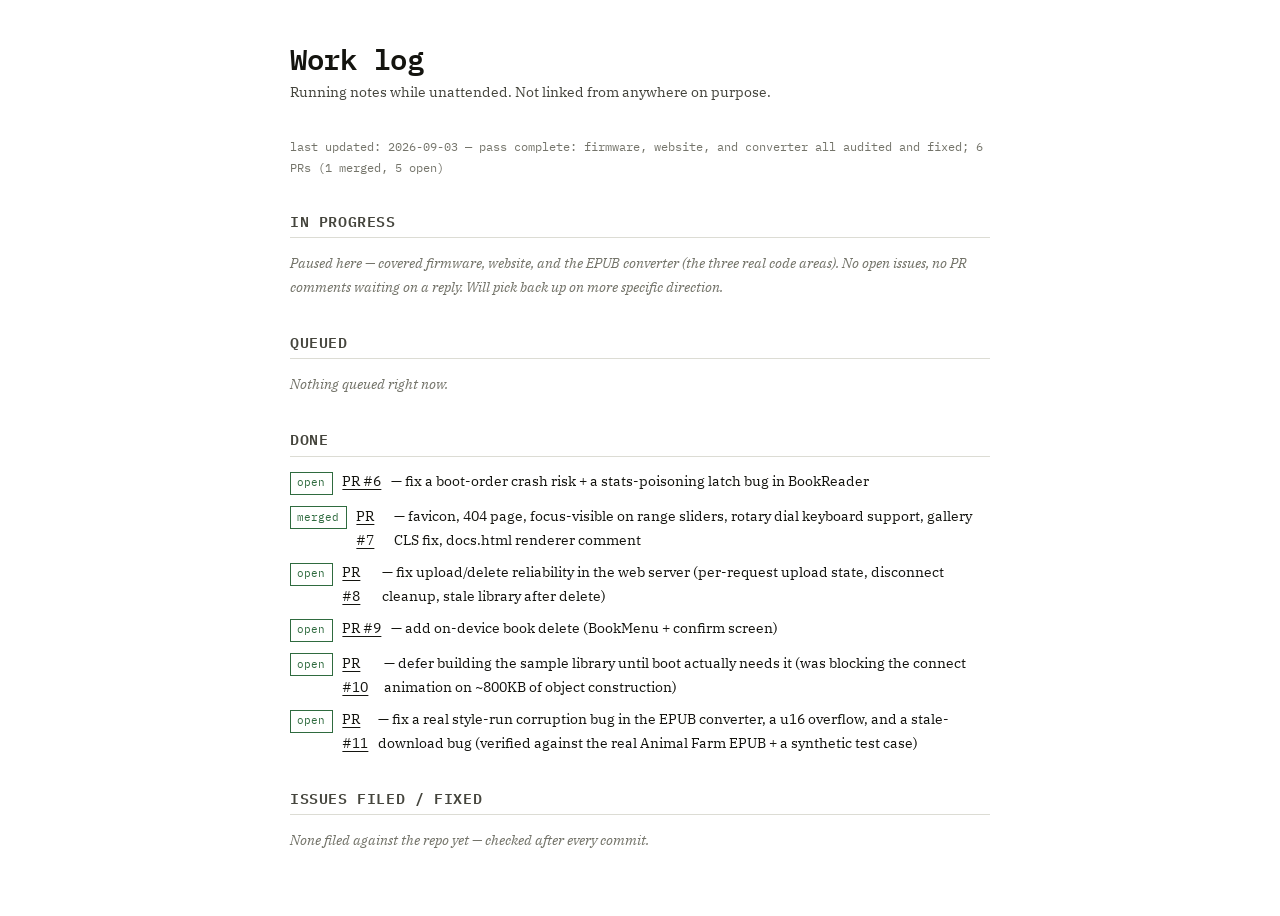
<file: simulator/secretupdates.html>
<!doctype html>
<html lang="en" data-theme="light">
<head>
<meta charset="utf-8">
<meta name="viewport" content="width=device-width, initial-scale=1">
<meta name="robots" content="noindex, nofollow">
<title>Work log — Rotary Reader</title>
<link rel="icon" href="favicon.svg" type="image/svg+xml">
<link rel="stylesheet" href="https://fonts.googleapis.com/css2?family=IBM+Plex+Mono:wght@400;500;600&family=IBM+Plex+Serif:ital,wght@0,400;0,600;1,400&display=swap">
<link rel="stylesheet" href="site.css">
<script>
  (function () {
    try {
      var t = localStorage.getItem('rotaryReaderTheme_v1');
      if (!t) t = matchMedia('(prefers-color-scheme: dark)').matches ? 'dark' : 'light';
      document.documentElement.setAttribute('data-theme', t);
    } catch (e) {}
  })();
</script>
<style>
  main.wrap { padding-top: clamp(1.6rem, 4vw, 2.6rem); padding-bottom: 4rem; max-width: 780px; }
  h1 { font-size: clamp(1.4rem, 3vw, 1.8rem); margin: 0 0 0.3rem; }
  .lede { color: var(--ink-2); margin: 0 0 2rem; font-size: 0.88rem; }
  .stamp { font-family: 'IBM Plex Mono', monospace; font-size: 0.78rem; color: var(--ink-3); }
  h2 { font-size: 0.95rem; text-transform: uppercase; letter-spacing: 0.04em; color: var(--ink-2);
       margin: 2.2rem 0 0.8rem; border-bottom: 1px solid var(--rule); padding-bottom: 0.4rem; }
  ul.log { list-style: none; margin: 0; padding: 0; display: flex; flex-direction: column; gap: 0.55rem; }
  ul.log li { font-size: 0.9rem; display: flex; gap: 0.6rem; align-items: baseline; }
  .tag { font-family: 'IBM Plex Mono', monospace; font-size: 0.68rem; padding: 0.1rem 0.4rem;
         border: 1px solid var(--rule-strong); white-space: nowrap; flex: none; }
  .tag.done { color: var(--good); border-color: var(--good); }
  .tag.wip { color: var(--ink-2); }
  .tag.queued { color: var(--ink-3); }
  .tag.issue { color: var(--bad); border-color: var(--bad); }
  a { color: var(--ink); }
  .empty { color: var(--ink-3); font-size: 0.88rem; font-style: italic; }
</style>
</head>
<body>
<main class="wrap">
  <h1>Work log</h1>
  <p class="lede">Running notes while unattended. Not linked from anywhere on purpose.</p>
  <p class="stamp" id="stamp">last updated: 2026-09-03 — pass complete: firmware, website, and converter all audited and fixed; 6 PRs (1 merged, 5 open)</p>

  <h2>In progress</h2>
  <ul class="log" id="wip"><li class="empty">Paused here — covered firmware, website, and the EPUB converter (the three real code areas). No open issues, no PR comments waiting on a reply. Will pick back up on more specific direction.</li></ul>

  <h2>Queued</h2>
  <ul class="log" id="queued"><li class="empty">Nothing queued right now.</li></ul>

  <h2>Done</h2>
  <ul class="log" id="done">
    <li><span class="tag done">open</span> <a href="https://github.com/trimpta/esp32-epaper-ereader/pull/6" target="_blank" rel="noopener">PR #6</a> — fix a boot-order crash risk + a stats-poisoning latch bug in BookReader</li>
    <li><span class="tag done">merged</span> <a href="https://github.com/trimpta/esp32-epaper-ereader/pull/7" target="_blank" rel="noopener">PR #7</a> — favicon, 404 page, focus-visible on range sliders, rotary dial keyboard support, gallery CLS fix, docs.html renderer comment</li>
    <li><span class="tag done">open</span> <a href="https://github.com/trimpta/esp32-epaper-ereader/pull/8" target="_blank" rel="noopener">PR #8</a> — fix upload/delete reliability in the web server (per-request upload state, disconnect cleanup, stale library after delete)</li>
    <li><span class="tag done">open</span> <a href="https://github.com/trimpta/esp32-epaper-ereader/pull/9" target="_blank" rel="noopener">PR #9</a> — add on-device book delete (BookMenu + confirm screen)</li>
    <li><span class="tag done">open</span> <a href="https://github.com/trimpta/esp32-epaper-ereader/pull/10" target="_blank" rel="noopener">PR #10</a> — defer building the sample library until boot actually needs it (was blocking the connect animation on ~800KB of object construction)</li>
    <li><span class="tag done">open</span> <a href="https://github.com/trimpta/esp32-epaper-ereader/pull/11" target="_blank" rel="noopener">PR #11</a> — fix a real style-run corruption bug in the EPUB converter, a u16 overflow, and a stale-download bug (verified against the real Animal Farm EPUB + a synthetic test case)</li>
  </ul>

  <h2>Issues filed / fixed</h2>
  <ul class="log" id="issues"><li class="empty">None filed against the repo yet — checked after every commit.</li></ul>
</main>
</body>
</html>
</file>
<file: simulator/site.css>
/* Shared styling for the content pages (index / install / docs).
   sim.html deliberately does NOT use this — it's published standalone as a Claude
   Artifact, a single self-contained file with nothing alongside it.

   The theme is the device: electronic paper. That means near-monochrome, high contrast,
   flat — no gradients, no glows, no coloured "primary" buttons. Emphasis comes from
   weight, rules and inversion, the way it does in print, because those are the only
   tools a 1-bit panel has either. Light mode is paper white, not cream. Dark mode is the
   same page read at night rather than a different design. */

:root {
  color-scheme: light;
  --paper: #ffffff;
  --paper-2: #f6f6f4;      /* faint fill for panels — barely off the page */
  --ink: #14140f;
  --ink-2: #45453d;        /* secondary text */
  --ink-3: #74746a;        /* captions, meta */
  --rule: #dcdcd4;
  --rule-strong: #b4b4a8;
  --accent: #14140f;       /* deliberately ink: the only "colour" is contrast */
  --shadow: rgba(20, 20, 15, 0.10);
  /* The only two hues in the whole palette, and only because "this failed" shouldn't
     rely on weight alone. Muted enough not to break the page. */
  --good: #2f6b3f;
  --bad: #9c3024;
}

:root[data-theme="dark"] {
  color-scheme: dark;
  --paper: #101010;
  --paper-2: #191918;
  --ink: #ececE6;
  --ink-2: #b6b6ad;
  --ink-3: #85857c;
  --rule: #2c2c29;
  --rule-strong: #4a4a44;
  --accent: #ececE6;
  --shadow: rgba(0, 0, 0, 0.5);
  --good: #7fb587;
  --bad: #e08c7f;
}

* { box-sizing: border-box; }

html, body {
  margin: 0;
  min-height: 100%;
  background: var(--paper);
  color: var(--ink);
}

body {
  font-family: 'IBM Plex Serif', Georgia, 'Times New Roman', serif;
  font-size: 1.02rem;
  line-height: 1.65;
  -webkit-font-smoothing: antialiased;
}

a { color: var(--ink); text-underline-offset: 0.18em; text-decoration-thickness: 1px; }
a:hover { text-decoration-thickness: 2px; }

code, kbd {
  font-family: 'IBM Plex Mono', ui-monospace, monospace;
  font-size: 0.86em;
  background: var(--paper-2);
  border: 1px solid var(--rule);
  border-radius: 3px;
  padding: 0.05rem 0.32rem;
}

h1, h2, h3 {
  font-family: 'IBM Plex Mono', monospace;
  font-weight: 600;
  line-height: 1.2;
  letter-spacing: -0.01em;
}

/* ---- top bar ---- */
.topbar {
  display: flex;
  align-items: center;
  gap: 0.9rem;
  flex-wrap: wrap;
  padding: 0.7rem clamp(1rem, 4vw, 2.5rem);
  border-bottom: 1px solid var(--rule);
  background: var(--paper);
  position: sticky;
  top: 0;
  z-index: 20;
}

.topbar .mark {
  font-family: 'IBM Plex Mono', monospace;
  font-size: 0.66rem;
  letter-spacing: 0.16em;
  color: var(--paper);
  background: var(--ink);
  padding: 0.22rem 0.4rem;
  text-decoration: none;
}

.topbar .wordmark {
  font-family: 'IBM Plex Mono', monospace;
  font-weight: 600;
  font-size: 0.92rem;
  color: var(--ink);
  text-decoration: none;
  white-space: nowrap;
}

.topbar nav { display: flex; gap: 0.1rem; align-items: center; margin-left: auto; flex-wrap: wrap; }

.topbar nav a {
  font-family: 'IBM Plex Mono', monospace;
  font-size: 0.75rem;
  color: var(--ink-2);
  text-decoration: none;
  padding: 0.4rem 0.55rem;
  border-bottom: 2px solid transparent;
}
.topbar nav a:hover { color: var(--ink); border-bottom-color: var(--rule-strong); }
.topbar nav a[aria-current="page"] { color: var(--ink); border-bottom-color: var(--ink); }

.theme-toggle {
  font-family: 'IBM Plex Mono', monospace;
  font-size: 0.75rem;
  color: var(--ink-2);
  background: transparent;
  border: 1px solid var(--rule-strong);
  padding: 0.32rem 0.55rem;
  cursor: pointer;
  line-height: 1;
  margin-left: 0.35rem;
}
.theme-toggle:hover { color: var(--paper); background: var(--ink); border-color: var(--ink); }

/* ---- building blocks ---- */
.wrap { max-width: 1000px; margin: 0 auto; padding: 0 clamp(1rem, 4vw, 2.5rem); }

/* Buttons are print blocks: solid ink or outlined, never a coloured pill. */
.btn {
  display: inline-block;
  font-family: 'IBM Plex Mono', monospace;
  font-size: 0.82rem;
  text-decoration: none;
  color: var(--ink);
  background: var(--paper);
  border: 1px solid var(--ink);
  padding: 0.65rem 1.1rem;
  cursor: pointer;
  transition: background 100ms linear, color 100ms linear;
}
.btn:hover { background: var(--ink); color: var(--paper); }
.btn.primary { background: var(--ink); color: var(--paper); }
.btn.primary:hover { background: var(--paper); color: var(--ink); }

.panel {
  background: var(--paper-2);
  border: 1px solid var(--rule);
  padding: 1.2rem 1.3rem;
}

.legend {
  font-family: 'IBM Plex Mono', monospace;
  font-size: 0.74rem;
  color: var(--ink-3);
  line-height: 1.65;
}

.eyebrow {
  font-family: 'IBM Plex Mono', monospace;
  font-size: 0.68rem;
  letter-spacing: 0.16em;
  text-transform: uppercase;
  color: var(--ink-3);
  margin: 0 0 0.7rem;
}

footer.site {
  border-top: 1px solid var(--rule);
  margin-top: 4rem;
  padding: 2rem 0 3rem;
}
</file>
